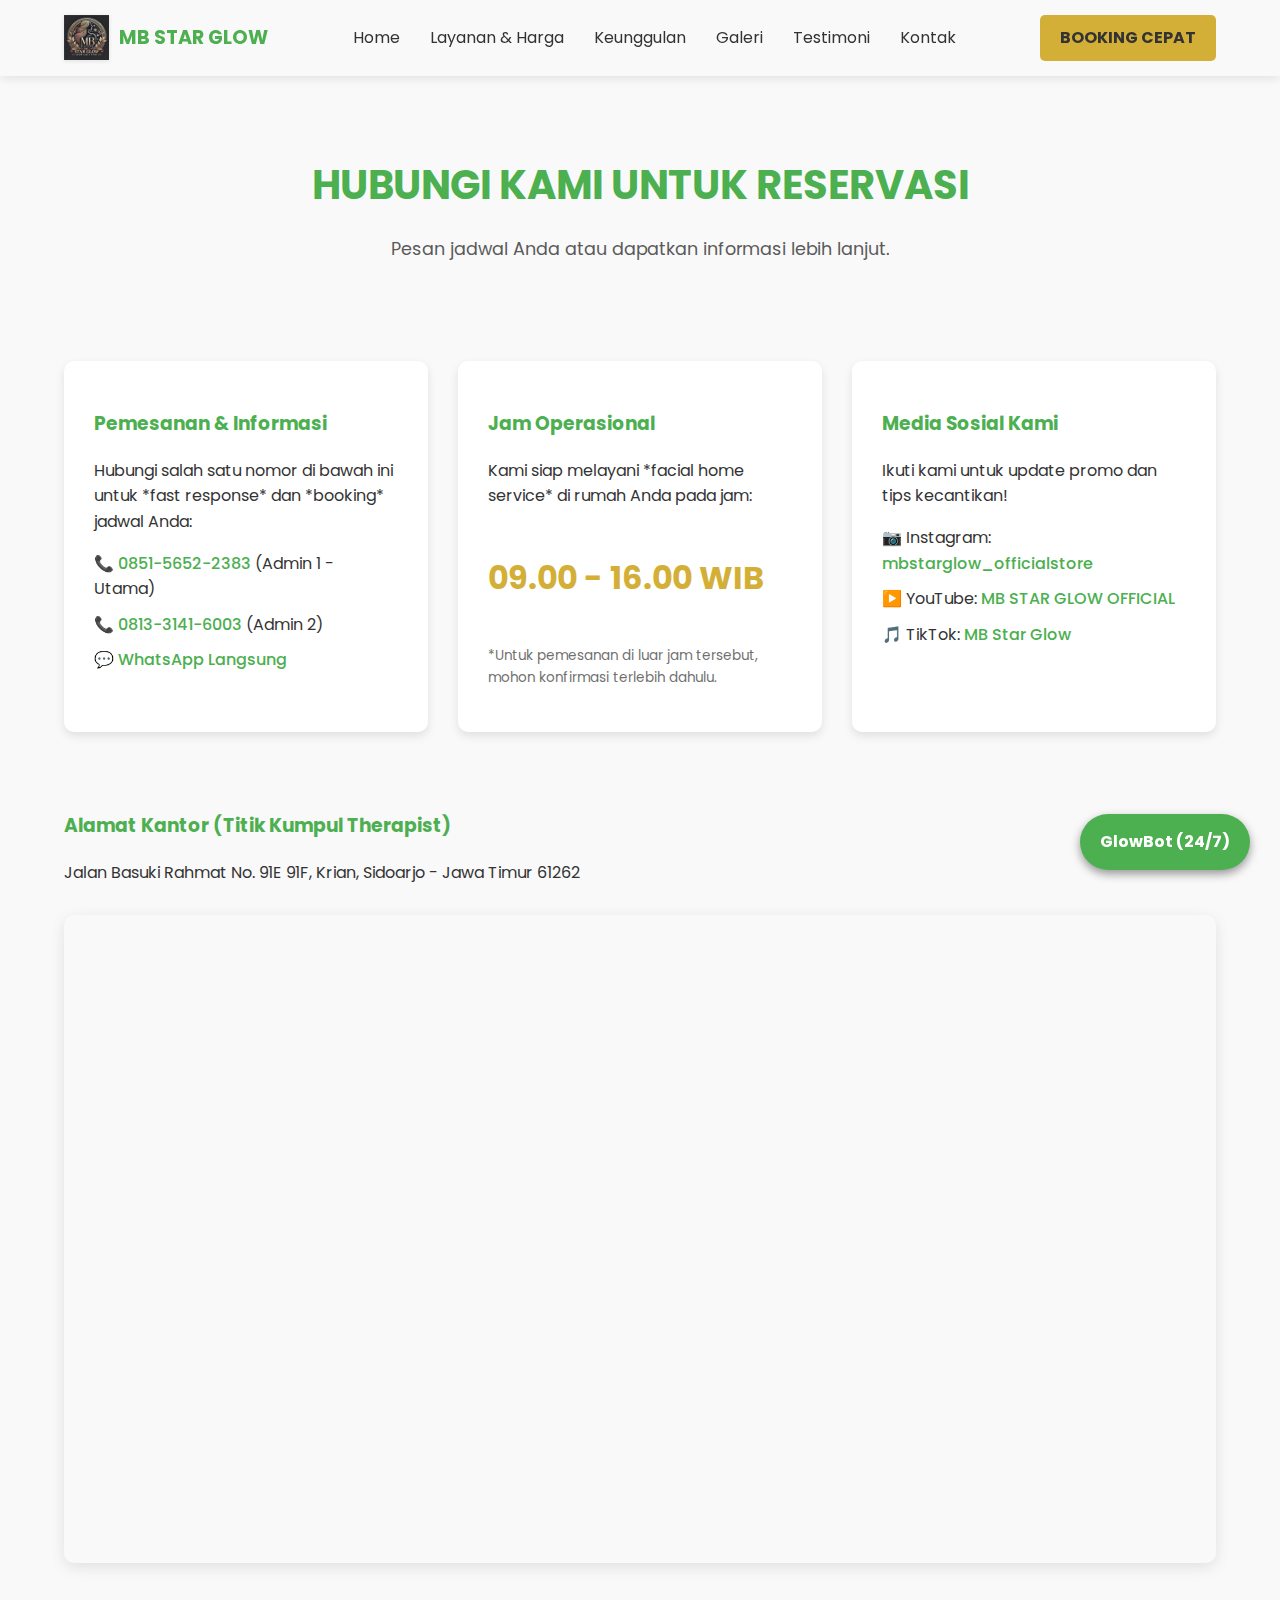
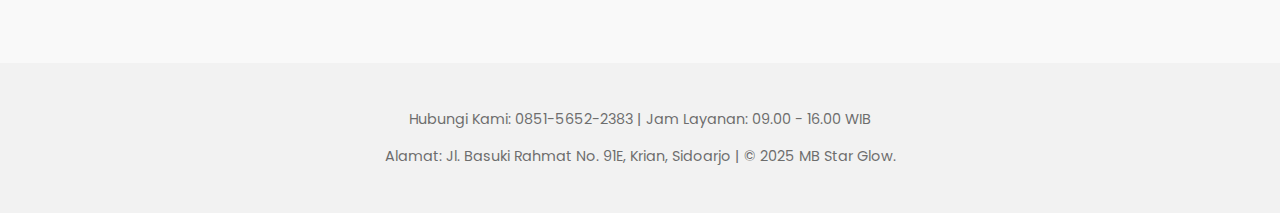
<file: kontak.html>
<!DOCTYPE html>
<html lang="id">
<head>
    <meta charset="UTF-8">
    <meta name="viewport" content="width=device-width, initial-scale=1.0">
    <title>Kontak MB Star Glow - Alamat & Pemesanan</title>
    <link rel="stylesheet" href="style.css">
    <link href="https://fonts.googleapis.com/css2?family=Poppins:wght@300;400;700&display=swap" rel="stylesheet">
    <style>
        /* Gaya tambahan khusus untuk Peta agar responsif */
        .map-container {
            overflow: hidden;
            padding-bottom: 56.25%; /* Rasio 16:9 */
            position: relative;
            height: 0;
            margin-top: 30px;
            border-radius: 10px;
            box-shadow: 0 4px 15px var(--color-shadow);
        }
        .map-container iframe {
            left: 0;
            top: 0;
            height: 100%;
            width: 100%;
            position: absolute;
            border: 0;
        }
    </style>
</head>
<body>

    <header>
        <div class="logo">
            <img src="mb star glow logo kecil.png" alt="MB Star Glow Logo" class="logo-img">
            <span class="logo-text">MB STAR GLOW</span>
        </div>
        <nav>
            <ul>
                <li><a href="index.html">Home</a></li>
                <li><a href="layanan.html">Layanan & Harga</a></li>
                <li><a href="keunggulan.html">Keunggulan</a></li>
                <li><a href="index.html#galeri">Galeri</a></li>
                <li><a href="index.html#testimoni">Testimoni</a></li>
                <li><a href="kontak.html">Kontak</a></li>
            </ul>
        </nav>
        <a href="https://wa.me/6285156522383?text=Halo%20Admin%20MB%20Star%20Glow%2C%20saya%20ingin%20booking%20Facial%20Home%20Service.%20Terima%20kasih." target="_blank" class="cta-header">BOOKING CEPAT</a>
    </header>

    <section class="page-title">
        <h2>HUBUNGI KAMI UNTUK RESERVASI</h2>
        <p class="tagline-layanan">Pesan jadwal Anda atau dapatkan informasi lebih lanjut.</p>
    </section>

    <section id="kontak-info" class="kontak-info-section">
        
        <div class="kontak-grid">
            
            <div class="info-card">
                <h3><span class="mint-accent">Pemesanan & Informasi</span></h3>
                <p>Hubungi salah satu nomor di bawah ini untuk *fast response* dan *booking* jadwal Anda:</p>
                <ul>
                    <li><a href="tel:+6285156522383">📞 0851-5652-2383</a> (Admin 1 - Utama)</li>
                    <li><a href="tel:+6281331416003">📞 0813-3141-6003</a> (Admin 2)</li>
                    <li><a href="https://wa.me/6285156522383" target="_blank">💬 WhatsApp Langsung</a></li>
                </ul>
            </div>
            
            <div class="info-card">
                <h3><span class="mint-accent">Jam Operasional</span></h3>
                <p>Kami siap melayani *facial home service* di rumah Anda pada jam:</p>
                <h4 class="gold-accent">09.00 - 16.00 WIB</h4>
                <p class="small-text">*Untuk pemesanan di luar jam tersebut, mohon konfirmasi terlebih dahulu.</p>
            </div>

            <div class="info-card">
                <h3><span class="mint-accent">Media Sosial Kami</span></h3>
                <p>Ikuti kami untuk update promo dan tips kecantikan!</p>
                <ul>
                    <li>📷 Instagram: <a href="https://instagram.com/mbstarglow_officialstore" target="_blank">mbstarglow_officialstore</a></li>
                    <li>▶️ YouTube: <a href="#">MB STAR GLOW OFFICIAL</a></li>
                    <li>🎵 TikTok: <a href="#">MB Star Glow</a></li>
                </ul>
            </div>
        </div>

        <div class="alamat-map-container">
            <h3><span class="mint-accent">Alamat Kantor (Titik Kumpul Therapist)</span></h3>
            <p>Jalan Basuki Rahmat No. 91E 91F, Krian, Sidoarjo - Jawa Timur 61262</p>

            <div class="map-container">
                <iframe 
                    src="https://www.google.com/maps/embed?pb=!1m18!1m12!1m3!1d3956.848805374677!2d112.5843477147754!3d-7.373266994165688!2m3!1f0!2f0!3f0!3m2!1i1024!2i768!4f13.1!3m3!1m2!1s0x2dd7e42d1f4d9b4b%3A0x8e8a9f4c3a7d4a46!2sMB%20STAR%20GLOW%20STORE%20OFFICIAL!5e0!3m2!1sid!2sid!4v1634567890123!5m2!1sid!2sid" 
                    allowfullscreen="" 
                    loading="lazy" 
                    referrerpolicy="no-referrer-when-downgrade"
                ></iframe>
            </div>
        </div>
        
    </section>

    <footer id="kontak-footer">
        <p>Hubungi Kami: 0851-5652-2383 | Jam Layanan: 09.00 - 16.00 WIB</p>
        <p>Alamat: Jl. Basuki Rahmat No. 91E, Krian, Sidoarjo | © 2025 MB Star Glow.</p>
    </footer>

    <div id="chatbot-container">
        <div id="chatbot-header">
            GlowBot (Asisten Virtual)
            <span id="close-chatbot">×</span>
        </div>
        <div id="chatbot-body">
            <div class="message bot-message">Halo! Saya GlowBot, asisten virtual MB Star Glow. Bagaimana saya bisa membantu Anda hari ini? (Coba ketik 'harga' atau 'booking')</div>
        </div>
        <div id="chatbot-footer">
            <input type="text" id="user-input" placeholder="Tanyakan sesuatu...">
            <button id="send-btn">Kirim</button>
        </div>
    </div>
    
    <div id="chatbot-icon" class="chatbot-icon">
        <span>GlowBot (24/7)</span>
    </div>

    <script src="script.js"></script>
</body>
</html>
</file>
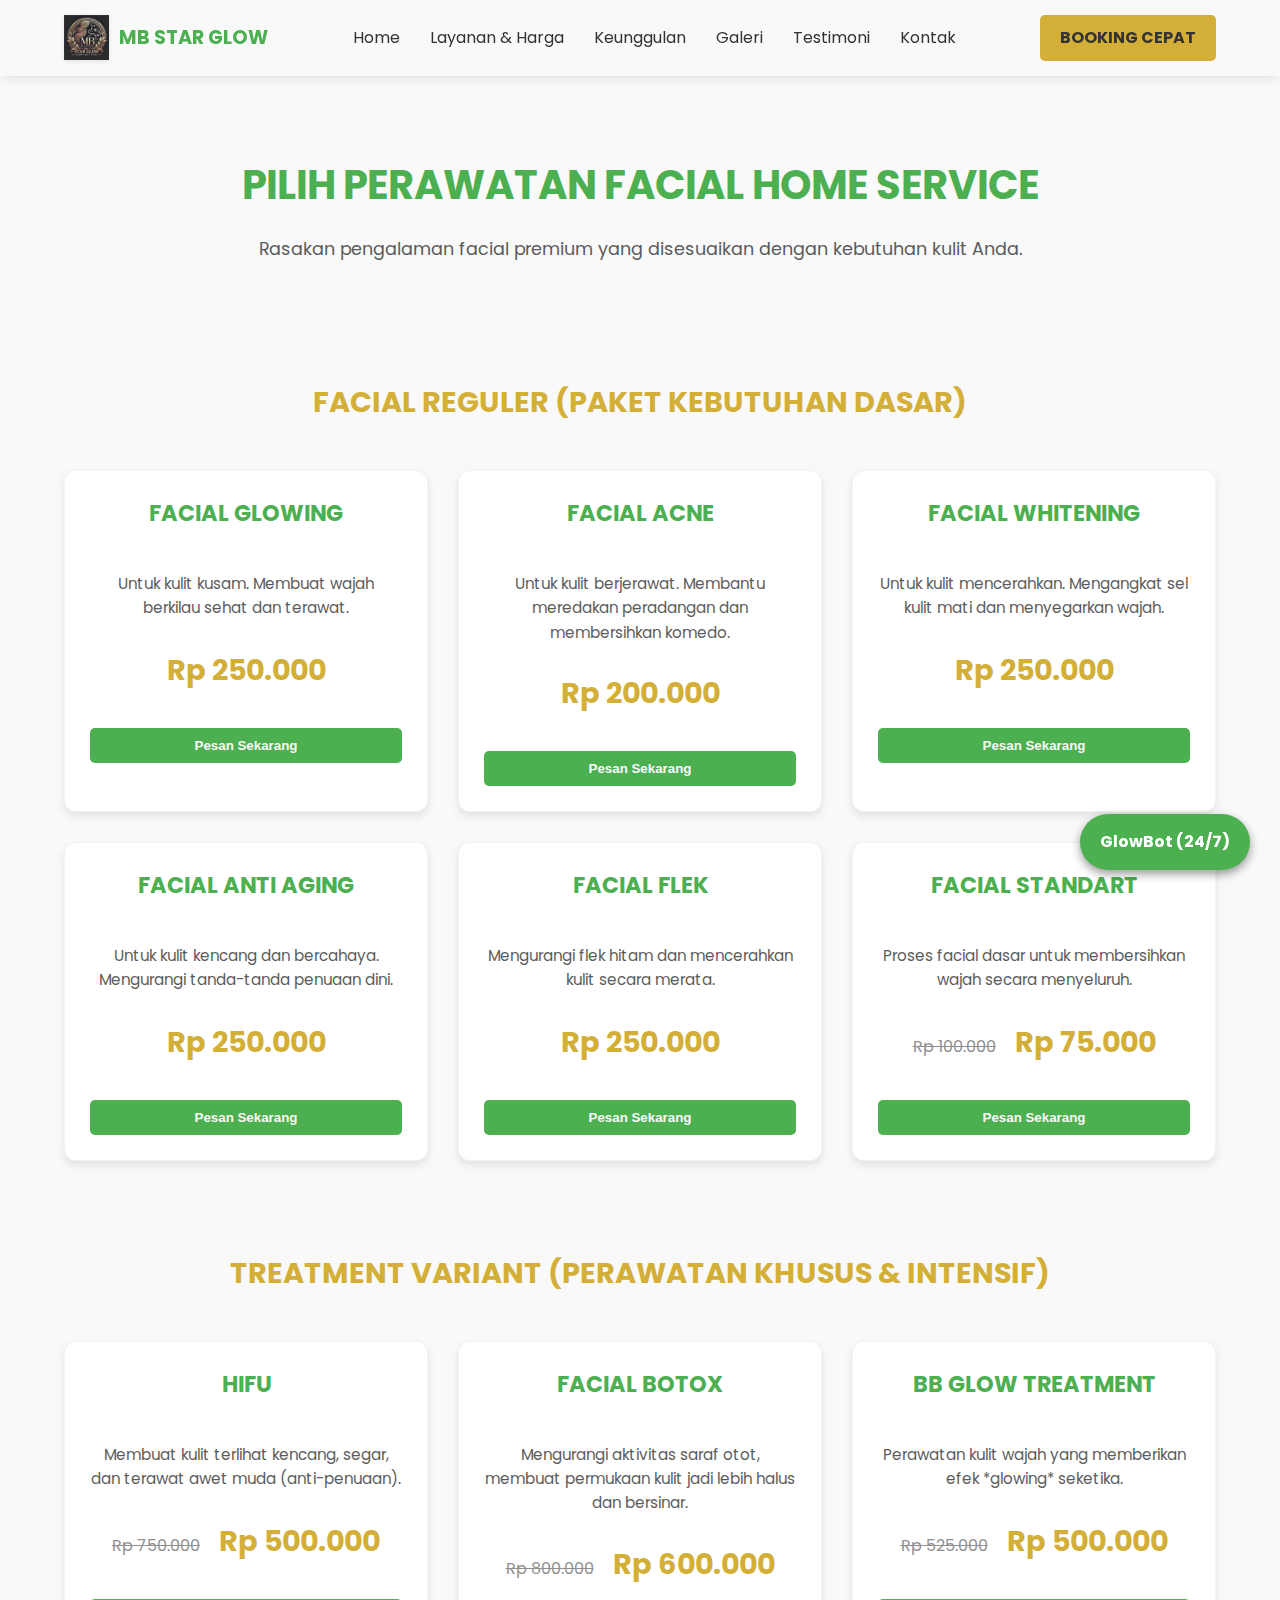
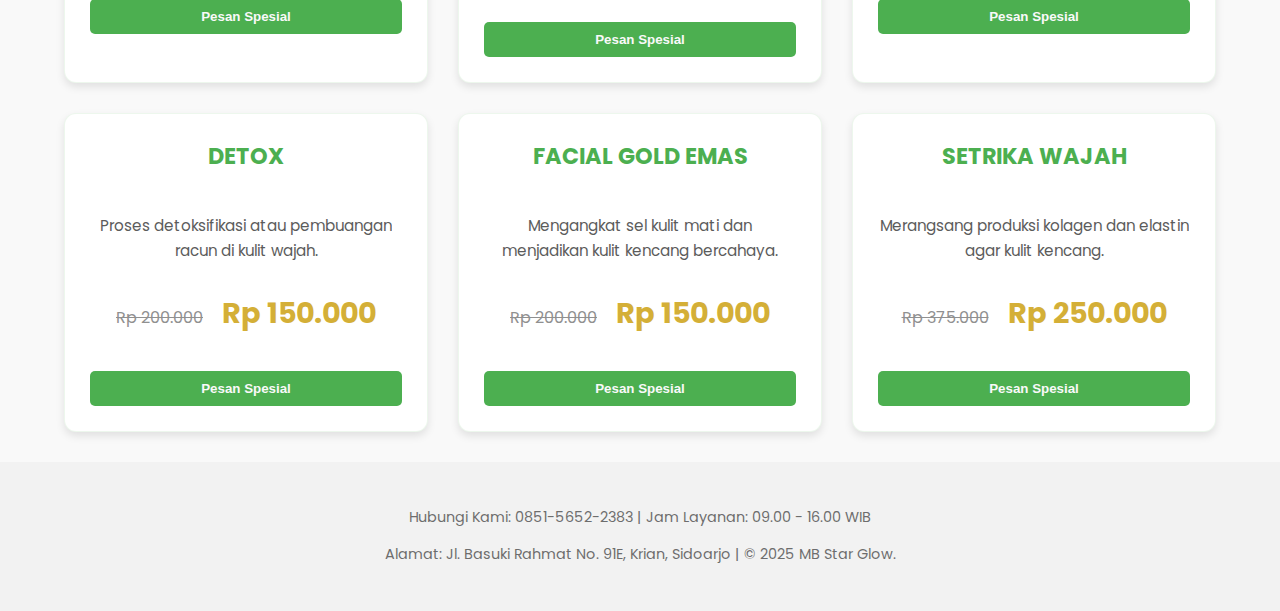
<file: layanan.html>
<!DOCTYPE html>
<html lang="id">
<head>
    <meta charset="UTF-8">
    <meta name="viewport" content="width=device-width, initial-scale=1.0">
    <title>Layanan & Harga - MB Star Glow</title>
    <link rel="stylesheet" href="style.css">
    <link href="https://fonts.googleapis.com/css2?family=Poppins:wght@300;400;700&display=swap" rel="stylesheet">
</head>
<body>

    <header>
        <div class="logo">
            <img src="mb star glow logo kecil.png" alt="MB Star Glow Logo" class="logo-img">
            <span class="logo-text">MB STAR GLOW</span>
        </div>
        <nav>
            <ul>
                <li><a href="index.html">Home</a></li>
                <li><a href="layanan.html">Layanan & Harga</a></li>
                <li><a href="keunggulan.html">Keunggulan</a></li>
                <li><a href="index.html#galeri">Galeri</a></li>
                <li><a href="index.html#testimoni">Testimoni</a></li>
                <li><a href="kontak.html">Kontak</a></li>
            </ul>
        </nav>
        <a href="https://wa.me/6285156522383?text=Halo%20Admin%20MB%20Star%20Glow%2C%20saya%20ingin%20booking%20Facial%20Home%20Service.%20Mohon%20dibantu%20untuk%20proses%20pemesanan.%20Terima%20kasih." target="_blank" class="cta-header">BOOKING CEPAT</a>
    </header>

    <section class="page-title">
        <h2>PILIH PERAWATAN FACIAL HOME SERVICE</h2>
        <p class="tagline-layanan">Rasakan pengalaman facial premium yang disesuaikan dengan kebutuhan kulit Anda.</p>
    </section>

    <section class="treatment-category">
        <h3>FACIAL REGULER (PAKET KEBUTUHAN DASAR)</h3>
        <div class="treatment-grid">
            
            <div class="treatment-card regular-card">
                <h4>FACIAL GLOWING</h4>
                <p class="description">Untuk kulit kusam. Membuat wajah berkilau sehat dan terawat.</p>
                <div class="price-box">
                    <span class="price-promo">Rp 250.000</span>
                </div>
                <a href="https://wa.me/6285156522383?text=Halo%20Admin%20MB%20Star%20Glow%2C%20saya%20ingin%20booking%20Facial%20Glowing.%20Mohon%20dibantu." target="_blank"><button class="cta-card">Pesan Sekarang</button></a>
            </div>
            
            <div class="treatment-card regular-card">
                <h4>FACIAL ACNE</h4>
                <p class="description">Untuk kulit berjerawat. Membantu meredakan peradangan dan membersihkan komedo.</p>
                <div class="price-box">
                    <span class="price-promo">Rp 200.000</span>
                </div>
                <a href="https://wa.me/6285156522383?text=Halo%20Admin%20MB%20Star%20Glow%2C%20saya%20ingin%20booking%20Facial%20Acne.%20Mohon%20dibantu." target="_blank"><button class="cta-card">Pesan Sekarang</button></a>
            </div>

            <div class="treatment-card regular-card">
                <h4>FACIAL WHITENING</h4>
                <p class="description">Untuk kulit mencerahkan. Mengangkat sel kulit mati dan menyegarkan wajah.</p>
                <div class="price-box">
                    <span class="price-promo">Rp 250.000</span>
                </div>
                <a href="https://wa.me/6285156522383?text=Halo%20Admin%20MB%20Star%20Glow%2C%20saya%20ingin%20booking%20Facial%20Whitening.%20Mohon%20dibantu." target="_blank"><button class="cta-card">Pesan Sekarang</button></a>
            </div>

            <div class="treatment-card regular-card">
                <h4>FACIAL ANTI AGING</h4>
                <p class="description">Untuk kulit kencang dan bercahaya. Mengurangi tanda-tanda penuaan dini.</p>
                <div class="price-box">
                    <span class="price-promo">Rp 250.000</span>
                </div>
                <a href="https://wa.me/6285156522383?text=Halo%20Admin%20MB%20Star%20Glow%2C%20saya%20ingin%20booking%20Facial%20Anti%20Aging.%20Mohon%20dibantu." target="_blank"><button class="cta-card">Pesan Sekarang</button></a>
            </div>
             
            <div class="treatment-card regular-card">
                <h4>FACIAL FLEK</h4>
                <p class="description">Mengurangi flek hitam dan mencerahkan kulit secara merata.</p>
                <div class="price-box">
                    <span class="price-promo">Rp 250.000</span>
                </div>
                <a href="https://wa.me/6285156522383?text=Halo%20Admin%20MB%20Star%20Glow%2C%20saya%20ingin%20booking%20Facial%20Flek.%20Mohon%20dibantu." target="_blank"><button class="cta-card">Pesan Sekarang</button></a>
            </div>

            <div class="treatment-card regular-card">
                <h4>FACIAL STANDART</h4>
                <p class="description">Proses facial dasar untuk membersihkan wajah secara menyeluruh.</p>
                <div class="price-box">
                    <span class="price-strike">Rp 100.000</span>
                    <span class="price-promo">Rp 75.000</span>
                </div>
                <a href="https://wa.me/6285156522383?text=Halo%20Admin%20MB%20Star%20Glow%2C%20saya%20ingin%20booking%20Facial%20Standart.%20Mohon%20dibantu." target="_blank"><button class="cta-card">Pesan Sekarang</button></a>
            </div>
            
        </div>
    </section>

    <section class="treatment-category">
        <h3>TREATMENT VARIANT (PERAWATAN KHUSUS & INTENSIF)</h3>
        <div class="treatment-grid">
            
            <div class="treatment-card special-card">
                <h4>HIFU</h4>
                <p class="description">Membuat kulit terlihat kencang, segar, dan terawat awet muda (anti-penuaan).</p>
                <div class="price-box">
                    <span class="price-strike">Rp 750.000</span>
                    <span class="price-promo">Rp 500.000</span>
                </div>
                <a href="https://wa.me/6285156522383?text=Halo%20Admin%20MB%20Star%20Glow%2C%20saya%20ingin%20booking%20HIFU.%20Mohon%20dibantu." target="_blank"><button class="cta-card">Pesan Spesial</button></a>
            </div>

            <div class="treatment-card special-card">
                <h4>FACIAL BOTOX</h4>
                <p class="description">Mengurangi aktivitas saraf otot, membuat permukaan kulit jadi lebih halus dan bersinar.</p>
                <div class="price-box">
                    <span class="price-strike">Rp 800.000</span>
                    <span class="price-promo">Rp 600.000</span>
                </div>
                <a href="https://wa.me/6285156522383?text=Halo%20Admin%20MB%20Star%20Glow%2C%20saya%20ingin%20booking%20Facial%20Botox.%20Mohon%20dibantu." target="_blank"><button class="cta-card">Pesan Spesial</button></a>
            </div>
            
            <div class="treatment-card special-card">
                <h4>BB GLOW TREATMENT</h4>
                <p class="description">Perawatan kulit wajah yang memberikan efek *glowing* seketika.</p>
                <div class="price-box">
                    <span class="price-strike">Rp 525.000</span>
                    <span class="price-promo">Rp 500.000</span>
                </div>
                <a href="https://wa.me/6285156522383?text=Halo%20Admin%20MB%20Star%20Glow%2C%20saya%20ingin%20booking%20BB%20Glow.%20Mohon%20dibantu." target="_blank"><button class="cta-card">Pesan Spesial</button></a>
            </div>

            <div class="treatment-card special-card">
                <h4>DETOX</h4>
                <p class="description">Proses detoksifikasi atau pembuangan racun di kulit wajah.</p>
                <div class="price-box">
                    <span class="price-strike">Rp 200.000</span>
                    <span class="price-promo">Rp 150.000</span>
                </div>
                <a href="https://wa.me/6285156522383?text=Halo%20Admin%20MB%20Star%20Glow%2C%20saya%20ingin%20booking%20Detox.%20Mohon%20dibantu." target="_blank"><button class="cta-card">Pesan Spesial</button></a>
            </div>

            <div class="treatment-card special-card">
                <h4>FACIAL GOLD EMAS</h4>
                <p class="description">Mengangkat sel kulit mati dan menjadikan kulit kencang bercahaya.</p>
                <div class="price-box">
                    <span class="price-strike">Rp 200.000</span>
                    <span class="price-promo">Rp 150.000</span>
                </div>
                <a href="https://wa.me/6285156522383?text=Halo%20Admin%20MB%20Star%20Glow%2C%20saya%20ingin%20booking%20Facial%20Gold.%20Mohon%20dibantu." target="_blank"><button class="cta-card">Pesan Spesial</button></a>
            </div>

            <div class="treatment-card special-card">
                <h4>SETRIKA WAJAH</h4>
                <p class="description">Merangsang produksi kolagen dan elastin agar kulit kencang.</p>
                <div class="price-box">
                    <span class="price-strike">Rp 375.000</span>
                    <span class="price-promo">Rp 250.000</span>
                </div>
                <a href="https://wa.me/6285156522383?text=Halo%20Admin%20MB%20Star%20Glow%2C%20saya%20ingin%20booking%20Setrika%20Wajah.%20Mohon%20dibantu." target="_blank"><button class="cta-card">Pesan Spesial</button></a>
            </div>
            
            </div>
    </section>
    
    <footer id="kontak">
        <p>Hubungi Kami: 0851-5652-2383 | Jam Layanan: 09.00 - 16.00 WIB</p>
        <p>Alamat: Jl. Basuki Rahmat No. 91E, Krian, Sidoarjo | © 2025 MB Star Glow.</p>
    </footer>
    
    <div id="chatbot-container">
        <div id="chatbot-header">
            GlowBot (Asisten Virtual)
            <span id="close-chatbot">×</span>
        </div>
        <div id="chatbot-body">
            <div class="message bot-message">Halo! Saya GlowBot, asisten virtual MB Star Glow. Bagaimana saya bisa membantu Anda hari ini? (Coba ketik 'harga' atau 'booking')</div>
        </div>
        <div id="chatbot-footer">
            <input type="text" id="user-input" placeholder="Tanyakan sesuatu...">
            <button id="send-btn">Kirim</button>
        </div>
    </div>
    
    <div id="chatbot-icon" class="chatbot-icon">
        <span>GlowBot (24/7)</span>
    </div>

    <script src="script.js"></script>
</body>
</html>
</file>
<file: style.css>
/* style.css - KODE LENGKAP FINAL UNTUK MB STAR GLOW (Light Mode: Hijau Mint & Emas) */

/* ------------------------------------- */
/* 0. DEFENISI VARIABEL WARNA GLOBAL */
/* ------------------------------------- */
:root {
    --color-light: #f9f9f9; /* Latar Belakang Terang */
    --color-dark-text: #333333; /* Warna Teks Gelap */
    --color-accent-gold: #D4AF37; /* Emas (Premium Touch) */
    --color-accent-mint: #4CAF50; /* Hijau Mint (Aksen Utama) */
    --color-card-bg: #ffffff; /* Latar belakang card putih bersih */
    --color-shadow: rgba(0, 0, 0, 0.1);
}

* {
    box-sizing: border-box;
}

body {
    background-color: var(--color-light);
    color: var(--color-dark-text);
    font-family: 'Poppins', sans-serif;
    margin: 0;
    padding: 0;
    line-height: 1.6;
}

/* ------------------------------------- */
/* 1. HEADER & NAVIGATION */
/* ------------------------------------- */
header {
    display: flex;
    justify-content: space-between;
    align-items: center; /* PENTING: Membuat elemen rata tengah vertikal */
    padding: 15px 5%; 
    background-color: var(--color-light); 
    box-shadow: 0 2px 10px var(--color-shadow); 
    position: fixed;
    width: 100%;
    top: 0;
    z-index: 1000;
}
.logo {
    display: flex; 
    align-items: center; /* PENTING: Membuat Logo dan Teks rata tengah vertikal */
    gap: 10px;
}
.logo-img {
    height: 45px; /* TINGGI LOGO KECIL DAN ELEGAN */
    width: auto;
    filter: drop-shadow(0px 1px 2px rgba(0,0,0,0.1)); /* Tambahkan sedikit bayangan */
}
.logo-text {
    color: var(--color-accent-mint); 
    font-size: 1.2em; 
    font-weight: 700;
    line-height: 1.2; 
}
nav ul {
    list-style: none;
    display: flex;
    gap: 30px;
    margin: 0;
    padding: 0;
}
nav a {
    color: var(--color-dark-text);
    text-decoration: none;
    transition: color 0.3s;
}
nav a:hover {
    color: var(--color-accent-mint);
}
.cta-header {
    background-color: var(--color-accent-gold); 
    color: var(--color-dark-text);
    padding: 10px 20px;
    border: none;
    cursor: pointer;
    font-weight: 700;
    border-radius: 5px;
    text-decoration: none; 
    transition: background-color 0.3s;
}
.cta-header:hover {
    background-color: #bfa76f;
}

/* ------------------------------------- */
/* 2. HERO SECTION (HOME) */
/* ------------------------------------- */
.hero {
    height: 100vh;
    display: flex;
    justify-content: center;
    align-items: center;
    text-align: center;
    /* GANTI URL di bawah dengan gambar berkualitas tinggi Anda */
    background-image: linear-gradient(rgba(255, 255, 255, 0.7), rgba(255, 255, 255, 0.9)), url('path/to/gambar-facial-home.jpg'); 
    background-size: cover;
    background-position: center;
}
.hero-content h1 {
    font-size: 4em;
    margin-bottom: 0.1em;
    color: var(--color-dark-text);
}
.tagline {
    font-size: 1.5em;
    color: var(--color-accent-mint); 
    margin-bottom: 20px;
}
.clock-display {
    font-size: 1em;
    font-weight: 400;
    color: var(--color-dark-text);
    opacity: 0.7;
    margin-bottom: 30px;
}
.cta-main {
    background-color: var(--color-accent-mint);
    color: var(--color-light);
    padding: 15px 35px;
    font-size: 1.2em;
    border: none;
    cursor: pointer;
    font-weight: 700;
    border-radius: 8px;
    transition: background-color 0.3s;
    text-decoration: none;
    display: inline-block;
}
.cta-main:hover {
    background-color: #3b8e40;
}

/* ------------------------------------- */
/* 3. KEUNGGULAN SECTION (Mini Card di Index) */
/* ------------------------------------- */
.keunggulan {
    display: flex;
    justify-content: space-around;
    padding: 50px 5%;
    gap: 20px;
    background-color: var(--color-card-bg); 
}
.keunggulan .card {
    flex: 1;
    background-color: #e8f5e9; /* Shade Hijau Muda */
    border: 1px solid rgba(76, 175, 80, 0.2);
    padding: 30px;
    border-radius: 10px;
    text-align: center;
    transition: background-color 0.3s;
    box-shadow: 0 4px 8px var(--color-shadow);
}
.keunggulan .card h3 {
    color: var(--color-accent-mint); 
    margin-top: 0;
}
.keunggulan .card p {
    color: var(--color-dark-text);
}

/* ------------------------------------- */
/* 4. LAYANAN & TITLE STYLING (Semua Halaman) */
/* ------------------------------------- */
.page-title {
    padding: 120px 5% 40px; 
    text-align: center;
}
.page-title h2 {
    font-size: 2.5em;
    color: var(--color-accent-mint);
    margin-bottom: 5px;
}
.tagline-layanan {
    color: var(--color-dark-text);
    opacity: 0.8;
    font-size: 1.1em;
}
.treatment-category {
    padding: 30px 5%;
}
.treatment-category h3 {
    text-align: center;
    color: var(--color-accent-gold); /* Judul Kategori Emas */
    font-size: 1.8em;
    margin-bottom: 30px;
    padding-bottom: 15px;
}
.treatment-grid {
    display: grid;
    grid-template-columns: repeat(auto-fit, minmax(300px, 1fr));
    gap: 30px;
}
.treatment-card {
    background-color: var(--color-card-bg); 
    padding: 25px;
    border-radius: 12px;
    border: 1px solid rgba(76, 175, 80, 0.1);
    transition: transform 0.3s, box-shadow 0.3s;
    text-align: center;
    box-shadow: 0 4px 8px var(--color-shadow);
}
.treatment-card:hover {
    transform: translateY(-5px);
    box-shadow: 0 10px 20px rgba(0, 0, 0, 0.2);
    border-color: var(--color-accent-mint);
}
.treatment-card h4 {
    color: var(--color-accent-mint);
    font-size: 1.4em;
    margin-top: 0;
    padding-bottom: 10px;
}
.description {
    font-size: 0.95em;
    color: var(--color-dark-text);
    opacity: 0.8;
    min-height: 50px; 
}

/* HARGA STYLING */
.price-box {
    margin: 15px 0;
    padding: 10px;
}
.price-promo {
    font-size: 1.8em;
    font-weight: bold;
    color: var(--color-accent-gold); 
}
.price-strike {
    font-size: 1em;
    color: #909090;
    text-decoration: line-through;
    margin-right: 15px;
}
.cta-card {
    background-color: var(--color-accent-mint);
    color: var(--color-light);
    padding: 10px 20px;
    border: none;
    cursor: pointer;
    font-weight: 700;
    border-radius: 5px;
    width: 100%;
    margin-top: 10px;
}
.cta-card:hover {
    background-color: #3b8e40;
}

/* ------------------------------------- */
/* 5. GALERI / PORTFOLIO SECTION */
/* ------------------------------------- */
.galeri-section {
    padding: 80px 5%;
    background-color: var(--color-light); 
    text-align: center;
}
.galeri-section h2 {
    color: var(--color-accent-mint);
    font-size: 2.2em;
    margin-bottom: 10px;
}
.galeri-tagline {
    color: var(--color-dark-text);
    opacity: 0.7;
    margin-bottom: 40px;
}
.galeri-grid {
    display: grid;
    grid-template-columns: repeat(auto-fit, minmax(280px, 1fr));
    gap: 20px;
    margin-bottom: 30px;
}
.galeri-item {
    position: relative;
    overflow: hidden;
    border-radius: 10px;
    box-shadow: 0 4px 10px var(--color-shadow);
    transition: transform 0.3s;
}
.galeri-item:hover {
    transform: scale(1.03);
}
.galeri-item img {
    width: 100%;
    height: 300px;
    object-fit: cover;
    display: block;
}
.galeri-overlay {
    position: absolute;
    bottom: 0;
    left: 0;
    right: 0;
    background-color: rgba(76, 175, 80, 0.8); 
    color: var(--color-light);
    padding: 15px;
    opacity: 0;
    transition: opacity 0.3s;
}
.galeri-item:hover .galeri-overlay {
    opacity: 1;
}
.cta-galeri {
    background-color: var(--color-accent-gold);
    color: var(--color-dark-text);
    padding: 12px 30px;
    font-weight: 700;
    border-radius: 5px;
    text-decoration: none;
    display: inline-block;
    transition: background-color 0.3s;
}
.cta-galeri:hover {
    background-color: #bfa76f;
}

/* ------------------------------------- */
/* 6. TESTIMONI SECTION */
/* ------------------------------------- */
.testimoni-section {
    padding: 60px 5%;
    background-color: #e8f5e9; /* Latar Belakang Hijau Muda */
    text-align: center;
}
.testimoni-section h2 {
    color: var(--color-dark-text);
    font-size: 2.2em;
}
.testimoni-tagline {
    color: var(--color-dark-text);
    opacity: 0.7;
    margin-bottom: 30px;
}
.testimoni-container {
    display: flex;
    justify-content: center;
    gap: 30px;
    flex-wrap: wrap; 
}
.testimoni-card {
    background-color: var(--color-card-bg);
    max-width: 350px;
    padding: 30px;
    border-radius: 10px;
    box-shadow: 0 4px 15px var(--color-shadow);
    text-align: left;
}
.quote {
    font-style: italic;
    color: var(--color-dark-text);
    margin-bottom: 15px;
    line-height: 1.8;
}
.user-info {
    font-weight: 700;
    color: var(--color-accent-mint); 
    border-top: 1px solid rgba(76, 175, 80, 0.2);
    padding-top: 10px;
}

/* ------------------------------------- */
/* 7. KEUNGGULAN DETAIL SECTION */
/* ------------------------------------- */
.keunggulan-detail-section {
    padding: 60px 5%;
    background-color: var(--color-light);
}
.detail-card {
    margin-bottom: 50px;
    padding: 30px;
    background-color: var(--color-card-bg);
    border-radius: 10px;
    box-shadow: 0 4px 10px var(--color-shadow);
}
.detail-card h3 {
    font-size: 1.8em;
    padding-bottom: 10px;
    border-bottom: 2px solid rgba(76, 175, 80, 0.2);
}
.mint-accent {
    color: var(--color-accent-mint);
}

.detail-content {
    display: flex;
    gap: 30px;
    align-items: center;
}
.detail-content p {
    flex: 2;
    font-size: 1.05em;
    color: var(--color-dark-text);
}
.detail-icon {
    flex: 1;
    max-width: 150px;
    height: auto;
    border-radius: 5px;
}
.detail-card.reverse .detail-content {
    flex-direction: row-reverse;
}
@media (max-width: 768px) {
    .detail-content, .detail-card.reverse .detail-content {
        flex-direction: column;
        text-align: center;
    }
    .detail-icon {
        order: -1; 
    }
}


/* ------------------------------------- */
/* 8. KONTAK INFO SECTION */
/* ------------------------------------- */
.kontak-info-section {
    padding: 40px 5% 80px;
    background-color: var(--color-light);
}
.kontak-grid {
    display: grid;
    grid-template-columns: repeat(auto-fit, minmax(300px, 1fr));
    gap: 30px;
    margin-bottom: 40px;
}
.info-card {
    background-color: var(--color-card-bg);
    padding: 30px;
    border-radius: 10px;
    box-shadow: 0 4px 10px var(--color-shadow);
}
.info-card ul {
    list-style: none;
    padding: 0;
}
.info-card ul li {
    margin-bottom: 10px;
    color: var(--color-dark-text);
}
.info-card a {
    color: var(--color-accent-mint);
    text-decoration: none;
    font-weight: 500;
}
.gold-accent {
    color: var(--color-accent-gold);
    font-size: 2em;
}
.small-text {
    font-size: 0.85em;
    opacity: 0.7;
}

/* Map Styling */
.alamat-map-container {
    padding: 20px 0;
}
.map-container {
    overflow: hidden;
    padding-bottom: 56.25%; /* Rasio 16:9 */
    position: relative;
    height: 0;
    margin-top: 30px;
    border-radius: 10px;
    box-shadow: 0 4px 15px var(--color-shadow);
}
.map-container iframe {
    left: 0;
    top: 0;
    height: 100%;
    width: 100%;
    position: absolute;
    border: 0;
}


/* ------------------------------------- */
/* 9. FOOTER & CHATBOT (Elegan & Modern) */
/* ------------------------------------- */
footer {
    text-align: center;
    padding: 30px 5%;
    background-color: #f0f0f0;
    font-size: 0.9em;
    color: var(--color-dark-text);
    opacity: 0.7;
}

/* Ikon Floating */
.chatbot-icon {
    position: fixed;
    bottom: 30px;
    right: 30px;
    background-color: var(--color-accent-mint);
    color: white;
    padding: 15px 20px;
    border-radius: 50px;
    box-shadow: 0 4px 10px rgba(0, 0, 0, 0.4); 
    cursor: pointer;
    font-weight: 700;
    z-index: 1000;
    transition: transform 0.2s, background-color 0.3s;
}
.chatbot-icon:hover {
    background-color: var(--color-accent-gold);
    transform: translateY(-2px);
}

/* Kotak Dialog Chatbot */
#chatbot-container {
    position: fixed;
    bottom: 100px;
    right: 30px;
    width: 330px; 
    height: 480px; 
    background: var(--color-card-bg);
    border-radius: 12px; 
    box-shadow: 0 15px 40px rgba(0, 0, 0, 0.25); 
    z-index: 1001;
    display: none; 
    flex-direction: column;
    overflow: hidden; 
}

#chatbot-header {
    background: var(--color-accent-mint);
    color: white;
    padding: 15px 20px;
    font-weight: 600;
    font-size: 1.1em;
    display: flex;
    justify-content: space-between;
    align-items: center;
    cursor: default; 
}

#close-chatbot {
    font-size: 1.6em;
    font-weight: 300;
    cursor: pointer;
    line-height: 1;
    opacity: 0.8;
    transition: opacity 0.2s;
}
#close-chatbot:hover {
    opacity: 1;
}

#chatbot-body {
    flex-grow: 1;
    padding: 15px;
    overflow-y: auto;
    background: #fdfdfd; 
    border-bottom: 1px solid #eee;
}

/* Styling Pesan */
.message {
    padding: 10px 14px;
    border-radius: 18px; 
    margin-bottom: 12px;
    max-width: 80%;
    line-height: 1.4;
    font-size: 0.9em;
    box-shadow: 0 1px 2px rgba(0, 0, 0, 0.08); 
}

.user-message {
    background: #c8e6c9; /* Hijau Mint yang lebih terang */
    margin-left: auto;
    text-align: right;
    color: var(--color-dark-text);
    border-bottom-right-radius: 4px; 
}

.bot-message {
    background: var(--color-card-bg);
    margin-right: auto;
    text-align: left;
    border: 1px solid #eee;
    color: var(--color-dark-text);
    border-bottom-left-radius: 4px; 
}

/* Footer Input */
#chatbot-footer {
    display: flex;
    padding: 10px;
    background: #f0f0f0; 
}

#user-input {
    flex-grow: 1;
    padding: 10px;
    border: 1px solid #ddd;
    border-radius: 5px;
    margin-right: 10px;
    font-size: 1em;
    transition: border-color 0.3s;
}
#user-input:focus {
    border-color: var(--color-accent-mint); 
    outline: none;
}

#send-btn {
    background: var(--color-accent-gold);
    color: var(--color-dark-text);
    border: none;
    padding: 10px 15px;
    border-radius: 5px;
    cursor: pointer;
    font-weight: 600;
    transition: background-color 0.3s;
}
#send-btn:hover {
    background: #bfa76f;
}

/* Styling Khusus untuk Tombol Booking di Chatbot */
.chatbot-booking-btn {
    display: block;
    background-color: var(--color-accent-mint);
    color: white;
    text-align: center;
    padding: 10px;
    margin-top: 10px;
    border-radius: 5px;
    text-decoration: none;
    font-weight: 600;
    transition: background-color 0.2s;
}
.chatbot-booking-btn:hover {
    background-color: #3b8e40;
}

/* ------------------------------------- */
/* 10. RESPONSIVE STYLING (Mobile) */
/* ------------------------------------- */
@media (max-width: 768px) {
    .hero-content h1 {
        font-size: 2.5em;
    }
    .keunggulan, .testimoni-container {
        flex-direction: column;
        gap: 15px;
    }
    header {
        flex-wrap: wrap;
        justify-content: center;
        padding: 10px 5%;
    }
    nav ul {
        gap: 15px;
        margin-top: 10px;
    }
    .detail-content, .detail-card.reverse .detail-content {
        flex-direction: column;
        text-align: center;
    }
    .detail-icon {
        order: -1; 
    }
}
</file>
